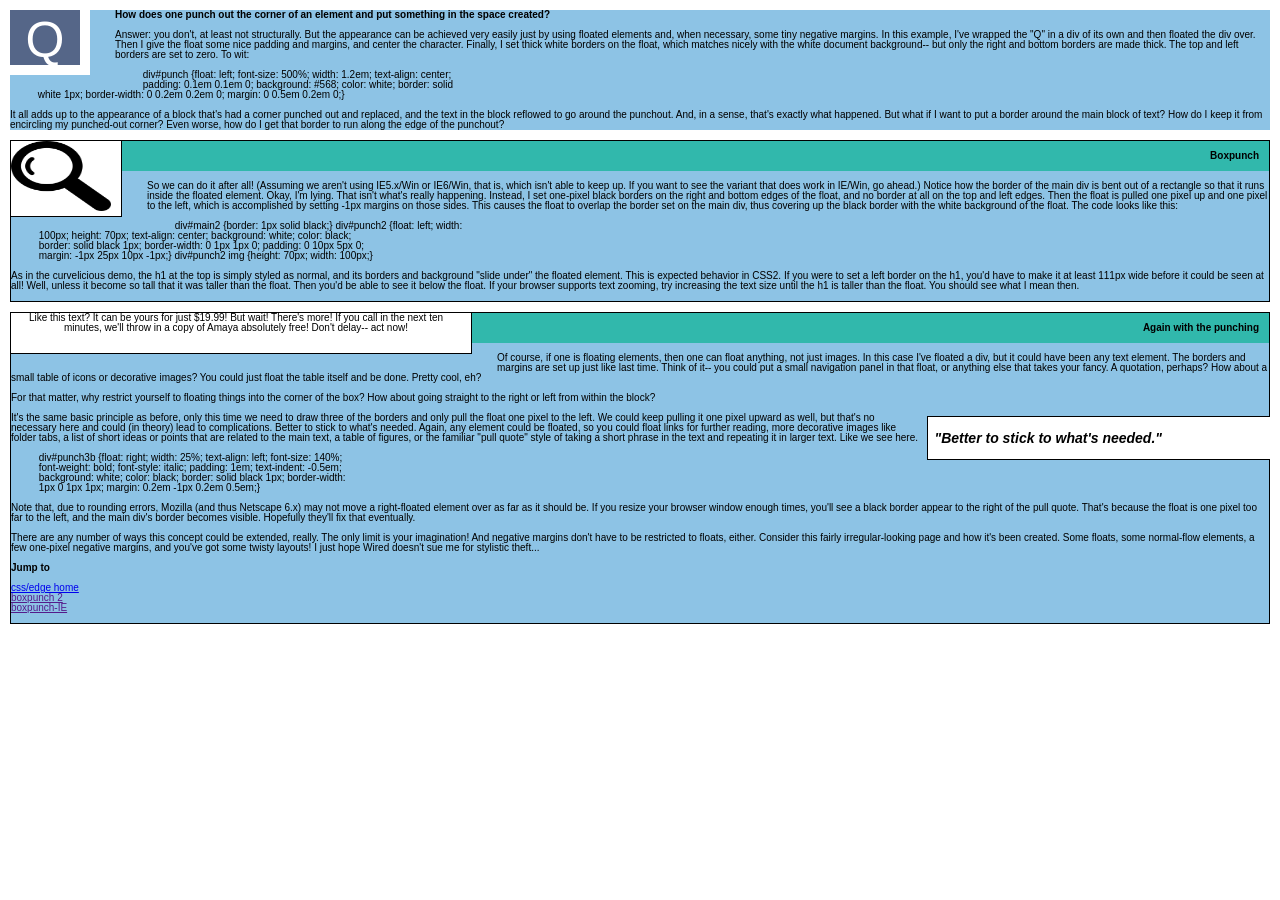
<file: html5-css3/harjoitus1/index.html>
<!DOCTYPE html>
<html lang="en">
  <head>
    <meta charset="UTF-8" />
    <meta http-equiv="X-UA-Compatible" content="IE=edge" />
    <meta name="viewport" content="width=device-width, initial-scale=1.0" />
    <title>Three Boxes</title>
    <link rel="stylesheet" href="./reset.css" />
    <link rel="stylesheet" href="./layout.css" />
  </head>
  <body>
    <section id="top">
      <span id="punch">Q</span>
      <h1>
        How does one punch out the corner of an element and put something in the
        space created?
      </h1>
      <p>
        Answer: you don't, at least not structurally. But the appearance can be
        achieved very easily just by using floated elements and, when necessary,
        some tiny negative margins. In this example, I've wrapped the "Q" in a
        div of its own and then floated the div over. Then I give the float some
        nice padding and margins, and center the character. Finally, I set thick
        white borders on the float, which matches nicely with the white document
        background-- but only the right and bottom borders are made thick. The
        top and left borders are set to zero. To wit:
      </p>
      <pre>
          div#punch {float: left; font-size: 500%; width: 1.2em; text-align: center;
          padding: 0.1em 0.1em 0; background: #568; color: white; border: solid
          white 1px; border-width: 0 0.2em 0.2em 0; margin: 0 0.5em 0.2em 0;}</pre
      >
      <p>
        It all adds up to the appearance of a block that's had a corner punched
        out and replaced, and the text in the block reflowed to go around the
        punchout. And, in a sense, that's exactly what happened. But what if I
        want to put a border around the main block of text? How do I keep it
        from encircling my punched-out corner? Even worse, how do I get that
        border to run along the edge of the punchout?
      </p>
    </section>
    <section class="border-section">
      <figure>
        <img
          src="../kokeilua/images/suurennuslasi.png"
          alt="suurennuslasi-kuva"
          id="suurennuslasi"
        />
      </figure>

      <h1 class="ylapalkki">Boxpunch</h1>
      <p>
        So we can do it after all! (Assuming we aren't using IE5.x/Win or
        IE6/Win, that is, which isn't able to keep up. If you want to see the
        variant that does work in IE/Win, go ahead.) Notice how the border of
        the main div is bent out of a rectangle so that it runs inside the
        floated element. Okay, I'm lying. That isn't what's really happening.
        Instead, I set one-pixel black borders on the right and bottom edges of
        the float, and no border at all on the top and left edges. Then the
        float is pulled one pixel up and one pixel to the left, which is
        accomplished by setting -1px margins on those sides. This causes the
        float to overlap the border set on the main div, thus covering up the
        black border with the white background of the float. The code looks like
        this:
      </p>
      <pre>
          div#main2 {border: 1px solid black;} div#punch2 {float: left; width:
          100px; height: 70px; text-align: center; background: white; color: black;
          border: solid black 1px; border-width: 0 1px 1px 0; padding: 0 10px 5px 0;
          margin: -1px 25px 10px -1px;} div#punch2 img {height: 70px; width: 100px;}</pre
      >
      <p>
        As in the curvelicious demo, the h1 at the top is simply styled as
        normal, and its borders and background "slide under" the floated
        element. This is expected behavior in CSS2. If you were to set a left
        border on the h1, you'd have to make it at least 111px wide before it
        could be seen at all! Well, unless it become so tall that it was taller
        than the float. Then you'd be able to see it below the float. If your
        browser supports text zooming, try increasing the text size until the h1
        is taller than the float. You should see what I mean then.
      </p>
    </section>
    <section class="border-section">
      <p id="p-float">
        Like this text? It can be yours for just $19.99! But wait! There's more!
        If you call in the next ten minutes, we'll throw in a copy of Amaya
        absolutely free! Don't delay-- act now!
      </p>
      <h2 class="ylapalkki">Again with the punching</h2>
      <p>
        Of course, if one is floating elements, then one can float anything, not
        just images. In this case I've floated a div, but it could have been any
        text element. The borders and margins are set up just like last time.
        Think of it-- you could put a small navigation panel in that float, or
        anything else that takes your fancy. A quotation, perhaps? How about a
        small table of icons or decorative images? You could just float the
        table itself and be done. Pretty cool, eh?
      </p>

      <p>
        For that matter, why restrict yourself to floating things into the
        corner of the box? How about going straight to the right or left from
        within the block?
      </p>
      <p id="kommentti">"Better to stick to what's needed."</p>
      <p>
        It's the same basic principle as before, only this time we need to draw
        three of the borders and only pull the float one pixel to the left. We
        could keep pulling it one pixel upward as well, but that's no necessary
        here and could (in theory) lead to complications. Better to stick to
        what's needed. Again, any element could be floated, so you could float
        links for further reading, more decorative images like folder tabs, a
        list of short ideas or points that are related to the main text, a table
        of figures, or the familiar "pull quote" style of taking a short phrase
        in the text and repeating it in larger text. Like we see here.
      </p>
      <pre>
          div#punch3b {float: right; width: 25%; text-align: left; font-size: 140%;
          font-weight: bold; font-style: italic; padding: 1em; text-indent: -0.5em;
          background: white; color: black; border: solid black 1px; border-width:
          1px 0 1px 1px; margin: 0.2em -1px 0.2em 0.5em;}</pre
      >
      <p>
        Note that, due to rounding errors, Mozilla (and thus Netscape 6.x) may
        not move a right-floated element over as far as it should be. If you
        resize your browser window enough times, you'll see a black border
        appear to the right of the pull quote. That's because the float is one
        pixel too far to the left, and the main div's border becomes visible.
        Hopefully they'll fix that eventually.
      </p>
      <p>
        There are any number of ways this concept could be extended, really. The
        only limit is your imagination! And negative margins don't have to be
        restricted to floats, either. Consider this fairly irregular-looking
        page and how it's been created. Some floats, some normal-flow elements,
        a few one-pixel negative margins, and you've got some twisty layouts! I
        just hope Wired doesn't sue me for stylistic theft...
      </p>
      <h3>Jump to</h3>
      <ul>
        <li>
          <a href="#top">css/edge home</a>
        </li>
        <li><a href="">boxpunch 2</a></li>
        <li><a href="">boxpunch-IE</a></li>
      </ul>
    </section>
  </body>
</html>
</file>
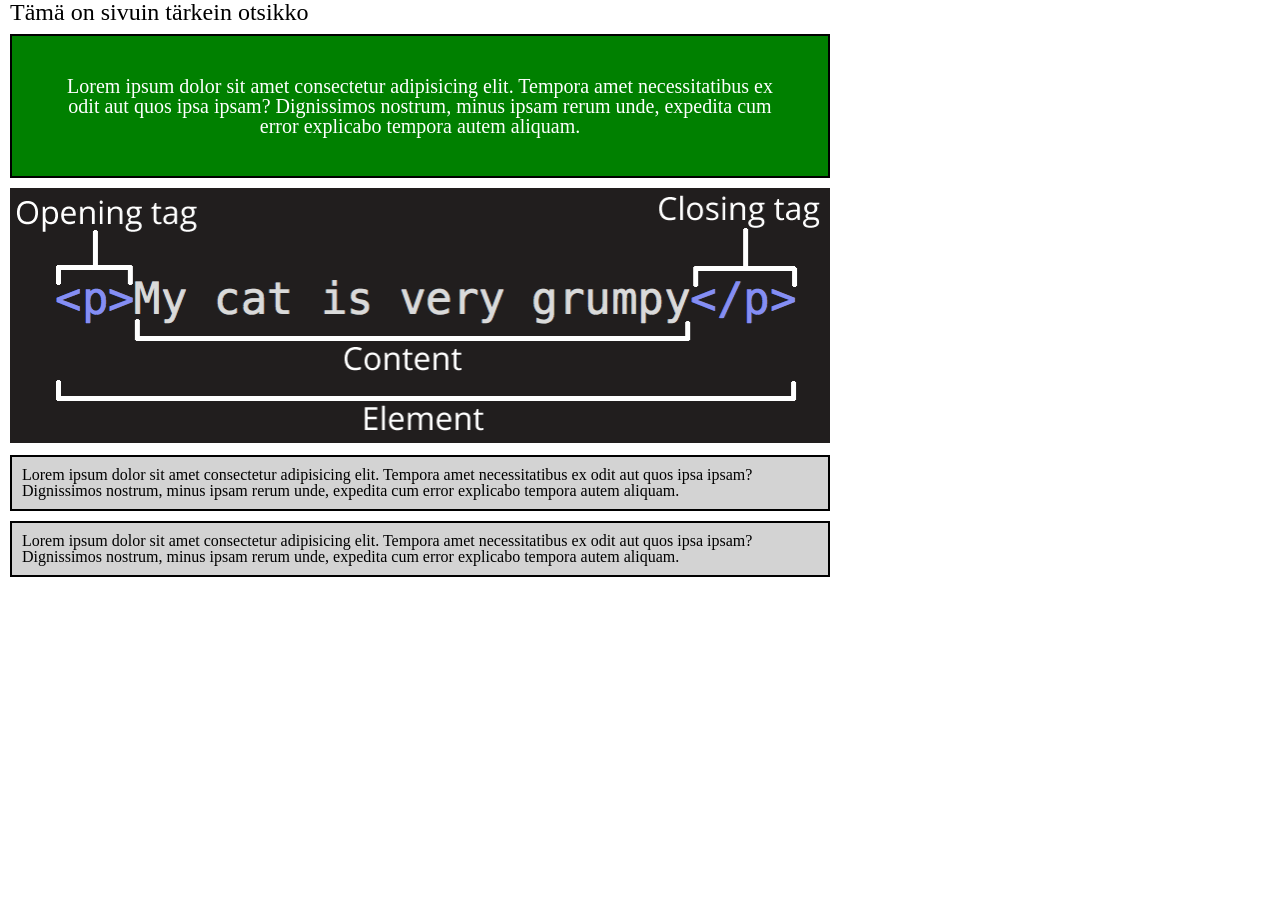
<file: html5-css3/kokeilua/index.html>
<!DOCTYPE html>
<html lang="en">
  <head>
    <meta charset="UTF-8" />
    <meta http-equiv="X-UA-Compatible" content="IE=edge" />
    <meta name="viewport" content="width=device-width, initial-scale=1.0" />
    <title>Kokeilua</title>
    <style>
      /* http://meyerweb.com/eric/tools/css/reset/ 
   v2.0 | 20110126
   License: none (public domain)
*/

      html,
      body,
      div,
      span,
      applet,
      object,
      iframe,
      h1,
      h2,
      h3,
      h4,
      h5,
      h6,
      p,
      blockquote,
      pre,
      a,
      abbr,
      acronym,
      address,
      big,
      cite,
      code,
      del,
      dfn,
      em,
      img,
      ins,
      kbd,
      q,
      s,
      samp,
      small,
      strike,
      strong,
      sub,
      sup,
      tt,
      var,
      b,
      u,
      i,
      center,
      dl,
      dt,
      dd,
      ol,
      ul,
      li,
      fieldset,
      form,
      label,
      legend,
      table,
      caption,
      tbody,
      tfoot,
      thead,
      tr,
      th,
      td,
      article,
      aside,
      canvas,
      details,
      embed,
      figure,
      figcaption,
      footer,
      header,
      hgroup,
      menu,
      nav,
      output,
      ruby,
      section,
      summary,
      time,
      mark,
      audio,
      video {
        margin: 0;
        padding: 0;
        border: 0;
        font-size: 100%;
        font: inherit;
        vertical-align: baseline;
      }
      /* HTML5 display-role reset for older browsers */
      article,
      aside,
      details,
      figcaption,
      figure,
      footer,
      header,
      hgroup,
      menu,
      nav,
      section {
        display: block;
      }
      body {
        line-height: 1;
      }
      ol,
      ul {
        list-style: none;
      }
      blockquote,
      q {
        quotes: none;
      }
      blockquote:before,
      blockquote:after,
      q:before,
      q:after {
        content: "";
        content: none;
      }

      table {
        border-collapse: collapse;
        border-spacing: 0;
      }

      /* Tästä alkavat omat säännöt*/
      html {
        font-size: 62.5%; /* 62.5% x 16px = 10px */
      }

      body {
        max-width: 820px;
        margin-left: 1rem;
        animation: bodyanimation 3s ease-in-out;
      }

      @keyframes bodyanimation {
        0% {
          opacity: 0;
          transform: translateX(100px);
        }
        100% {
          opacity: 1;
          transform: translateY(0px);
        }
      }

      h1 {
        font-size: 2.4rem;
        margin-bottom: 1rem;
      }

      p {
        font-size: 1.6rem;
        margin-bottom: 1rem;
        background-color: lightgray;
        padding: 1rem;
        border: 2px solid black;
      }

      #green {
        background-color: green;
        color: white;
        padding: 4rem;
        font-size: 2rem;
        text-align: center;
      }

      figure {
        display: block;
        margin-bottom: 1rem;
      }

      figure img {
        max-width: 100%;
      }
    </style>
  </head>
  <body>
    <h1>Tämä on sivuin tärkein otsikko</h1>
    <p id="green">
      Lorem ipsum dolor sit amet consectetur adipisicing elit. Tempora amet
      necessitatibus ex odit aut quos ipsa ipsam? Dignissimos nostrum, minus
      ipsam rerum unde, expedita cum error explicabo tempora autem aliquam.
    </p>
    <figure>
      <a href="./images/html-tag.png" target="_blank">
        <img src="./images/html-tag.png" alt="cat is very grumpy" />
      </a>
    </figure>
    <p>
      Lorem ipsum dolor sit amet consectetur adipisicing elit. Tempora amet
      necessitatibus ex odit aut quos ipsa ipsam? Dignissimos nostrum, minus
      ipsam rerum unde, expedita cum error explicabo tempora autem aliquam.
    </p>
    <p>
      Lorem ipsum dolor sit amet consectetur adipisicing elit. Tempora amet
      necessitatibus ex odit aut quos ipsa ipsam? Dignissimos nostrum, minus
      ipsam rerum unde, expedita cum error explicabo tempora autem aliquam.
    </p>
  </body>
</html>
</file>
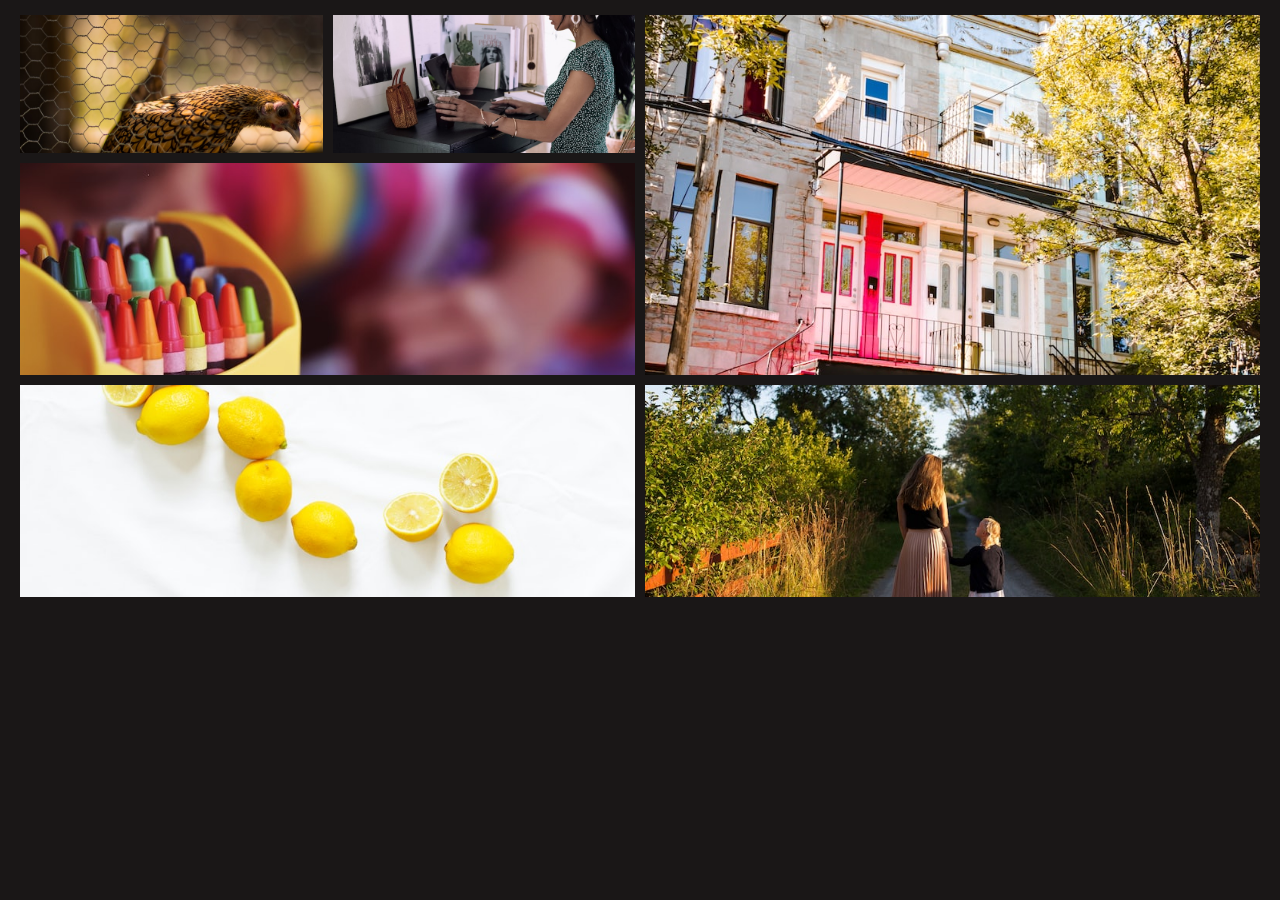
<file: html5-css3/kuvaesitys-gridilla/index.html>
<!DOCTYPE html>
<html lang="en">
  <head>
    <meta charset="UTF-8" />
    <meta http-equiv="X-UA-Compatible" content="IE=edge" />
    <meta name="viewport" content="width=device-width, initial-scale=1.0" />
    <title>Kuvaesitys gridillä</title>
    <link rel="stylesheet" href="./reset.css" />
    <link rel="stylesheet" href="./layout.css" />
  </head>
  <body>
    <section class="gallery">
      <figure class="gallery__item gallery__item--1">
        <img
          src="./images/photo-1623877110663-41e93673b447.jpeg"
          class="gallery__img"
          alt="Image 1"
        />
      </figure>
      <figure class="gallery__item gallery__item--2">
        <img
          src="./images/photo-1551908208-cfc1c27e8e8e.jpeg"
          class="gallery__img"
          alt="Image 2"
        />
      </figure>
      <figure class="gallery__item gallery__item--3">
        <img
          src="./images/photo-1607966488728-586ee1dd5491.jpeg"
          class="gallery__img"
          alt="Image 3"
        />
      </figure>
      <figure class="gallery__item gallery__item--4">
        <img
          src="./images/photo-1453749024858-4bca89bd9edc.jpeg"
          class="gallery__img"
          alt="Image 4"
        />
      </figure>
      <figure class="gallery__item gallery__item--5">
        <img
          src="./images/photo-1454944338482-a69bb95894af.jpeg"
          class="gallery__img"
          alt="Image 5"
        />
      </figure>
      <figure class="gallery__item gallery__item--6">
        <img
          src="./images/photo-1444681179373-730055ddc7b6.jpeg"
          class="gallery__img"
          alt="Image 6"
        />
      </figure>
    </section>
  </body>
</html>
</file>
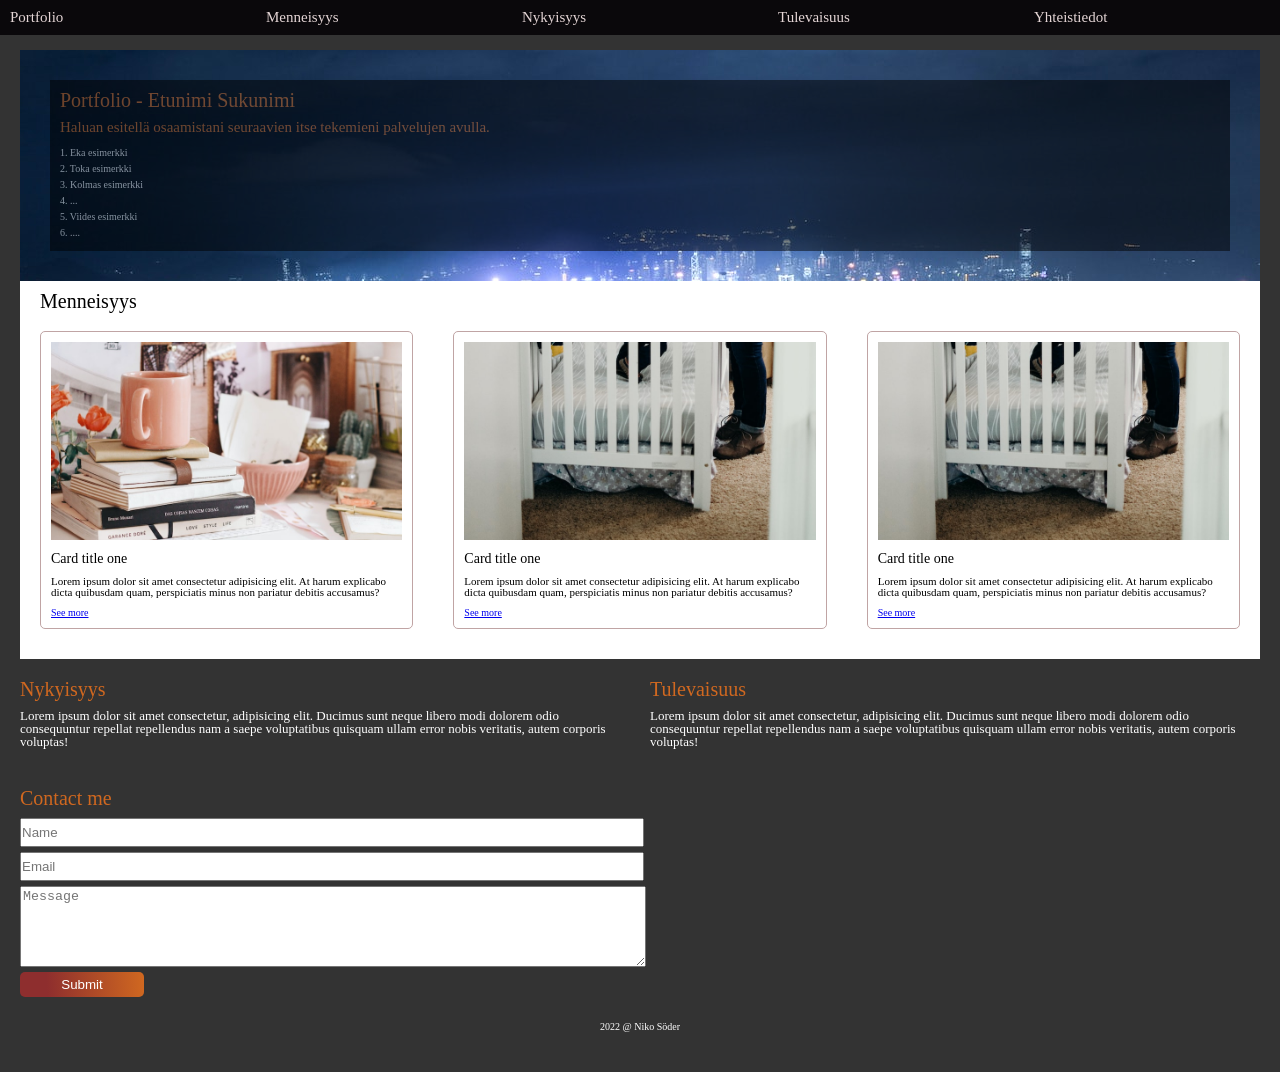
<file: html5-css3/one-page-site/index.html>
<!DOCTYPE html>
<html lang="en">
  <head>
    <meta charset="UTF-8" />
    <meta http-equiv="X-UA-Compatible" content="IE=edge" />
    <meta name="viewport" content="width=device-width, initial-scale=1.0" />
    <title>One page site</title>
    <link rel="stylesheet" href="./reset.css" />
    <link rel="stylesheet" href="./layout.css" />
  </head>
  <body>
    <nav class="navigation">
      <ul>
        <li><a href="#">Portfolio</a></li>
        <li><a href="#">Menneisyys</a></li>
        <li><a href="#">Nykyisyys</a></li>
        <li><a href="#">Tulevaisuus</a></li>
        <li><a href="#">Yhteistiedot</a></li>
      </ul>
    </nav>
    <main class="wrapper">
        <section class="first-section">
          <section class="introduction">
            <h1>Portfolio - Etunimi Sukunimi</h1>
            <h2>
              Haluan esitellä osaamistani seuraavien itse tekemieni palvelujen
              avulla.
            </h2>
            <ul>
              <li>1. Eka esimerkki</li>
              <li>2. Toka esimerkki</li>
              <li>3. Kolmas esimerkki</li>
              <li>4. ...</li>
              <li>5. Viides esimerkki</li>
              <li>6. ....</li>
            </ol>
          </section>
        
        </section>
        <section class="second-section">
            <h1>Menneisyys</h1>
            <div class="card-container">
                <article>
                    <figure>
                        <img src="./images/photo-1526566762798-8fac9c07aa98.jpeg" alt="card title">
                    </figure>
                    <h2>Card title one</h2>
                    <p>Lorem ipsum dolor sit amet consectetur adipisicing elit. At harum explicabo dicta quibusdam quam,
                        perspiciatis minus non pariatur debitis accusamus?
                    </p>
                    <a href="#">See more</a>
                </article>
                <article>
                    <figure>
                        <img src="./images/photo-1547175116-94c24f0c4b09.jpeg" alt="card title">
                    </figure>
                    <h2>Card title one</h2>
                    <p>Lorem ipsum dolor sit amet consectetur adipisicing elit. At harum explicabo dicta quibusdam quam,
                        perspiciatis minus non pariatur debitis accusamus?
                    </p>
                    <a href="#">See more</a>
                </article>
                <article>
                    <figure>
                        <img src="./images/photo-1547175116-94c24f0c4b09.jpeg" alt="card title">
                    </figure>
                    <h2>Card title one</h2>
                    <p>Lorem ipsum dolor sit amet consectetur adipisicing elit. At harum explicabo dicta quibusdam quam,
                        perspiciatis minus non pariatur debitis accusamus?
                    </p>
                    <a href="#">See more</a>
                </article>
            </div>
        
        </section>
        <section class="now-future-wrapper">
            <section class="third-section">
                <h1>Nykyisyys</h1>
                <p>Lorem ipsum dolor sit amet consectetur, adipisicing elit. Ducimus sunt
                     neque libero modi dolorem odio consequuntur repellat repellendus
                     nam a saepe voluptatibus quisquam ullam error nobis veritatis,
                     autem corporis voluptas!
                </p>
            </section>
            <section class="fourth-section">
                <h1>Tulevaisuus</h1>
                <p>Lorem ipsum dolor sit amet consectetur, adipisicing elit. Ducimus sunt
                     neque libero modi dolorem odio consequuntur repellat repellendus
                     nam a saepe voluptatibus quisquam ullam error nobis veritatis,
                     autem corporis voluptas!
                </p>
            </section>
        </section>
        <section class="fifth-section">
            <h1>Contact me</h1>
            <form action="#">
                <input type="text" placeholder="Name">
                <input type="email" placeholder="Email">
                <textarea name="" id="" cols="5" rows="5" placeholder="Message"></textarea>
                <input type="submit" id="submit-input">
            </form>
        </section>
        <footer>
            <p>2022 @ Niko Söder</p>
        </footer>
    </main>
  </body>
</html>
</file>
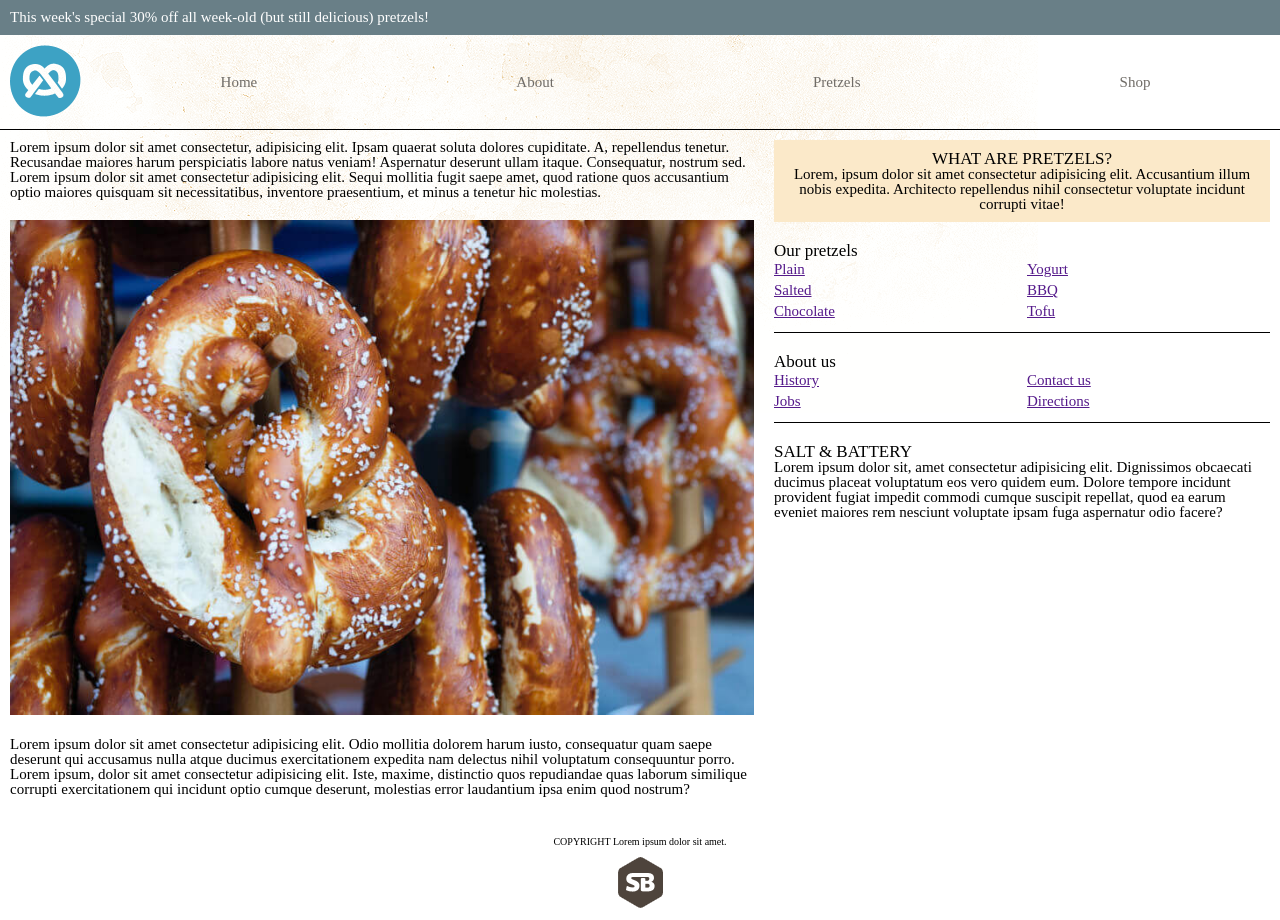
<file: html5-css3/pretzel/index.html>
<!DOCTYPE html>
<html lang="en">
  <head>
    <meta charset="UTF-8" />
    <meta http-equiv="X-UA-Compatible" content="IE=edge" />
    <meta name="viewport" content="width=device-width, initial-scale=1.0" />
    <link rel="stylesheet" href="./reset.css" />
    <link rel="stylesheet" href="./layout.css" />
    <title>Pretzel</title>
  </head>
  <body>
    <header id="special">
      <p>
        This week's special 30% off all week-old (but still delicious) pretzels!
      </p>
    </header>
    <div id="wrapper">
      <header class="header-nav">
        <figure>
          <img src="./images/logo-mark.png" alt="" />
        </figure>
        <nav>
          <ul>
            <li><a href="">Home</a></li>
            <li><a href="">About</a></li>
            <li><a href="">Pretzels</a></li>
            <li><a href="">Shop</a></li>
          </ul>
        </nav>
      </header>
      <section class="desktop-container">
        <section id="main">
          <p>
            Lorem ipsum dolor sit amet consectetur, adipisicing elit. Ipsam
            quaerat soluta dolores cupiditate. A, repellendus tenetur.
            Recusandae maiores harum perspiciatis labore natus veniam!
            Aspernatur deserunt ullam itaque. Consequatur, nostrum sed.
          </p>
          <p>
            Lorem ipsum dolor sit amet consectetur adipisicing elit. Sequi
            mollitia fugit saepe amet, quod ratione quos accusantium optio
            maiores quisquam sit necessitatibus, inventore praesentium, et minus
            a tenetur hic molestias.
          </p>
          <figure>
            <img src="./images/pretzels.jpeg" alt="" />
          </figure>
          <p>
            Lorem ipsum dolor sit amet consectetur adipisicing elit. Odio
            mollitia dolorem harum iusto, consequatur quam saepe deserunt qui
            accusamus nulla atque ducimus exercitationem expedita nam delectus
            nihil voluptatum consequuntur porro.
          </p>
          <p>
            Lorem ipsum, dolor sit amet consectetur adipisicing elit. Iste,
            maxime, distinctio quos repudiandae quas laborum similique corrupti
            exercitationem qui incidunt optio cumque deserunt, molestias error
            laudantium ipsa enim quod nostrum?
          </p>
        </section>
        <aside id="sidebar">
          <div id="callout">
            <h2>WHAT ARE PRETZELS?</h2>
            <p>
              Lorem, ipsum dolor sit amet consectetur adipisicing elit.
              Accusantium illum nobis expedita. Architecto repellendus nihil
              consectetur voluptate incidunt corrupti vitae!
            </p>
          </div>
          <h2>Our pretzels</h2>
          <ul>
            <li><a href="">Plain</a></li>
            <li><a href="">Salted</a></li>
            <li><a href="">Chocolate</a></li>
            <li><a href="">Yogurt</a></li>
            <li><a href="">BBQ</a></li>
            <li><a href="">Tofu</a></li>
          </ul>
          <h2>About us</h2>
          <ul>
            <li><a href="">History</a></li>
            <li><a href="">Jobs</a></li>
            <li><a href="">Contact us</a></li>
            <li><a href="">Directions</a></li>
          </ul>
          <h2>SALT & BATTERY</h2>
          <p>
            Lorem ipsum dolor sit, amet consectetur adipisicing elit.
            Dignissimos obcaecati ducimus placeat voluptatum eos vero quidem
            eum. Dolore tempore incidunt provident fugiat impedit commodi cumque
            suscipit repellat, quod ea earum eveniet maiores rem nesciunt
            voluptate ipsam fuga aspernatur odio facere?
          </p>
        </aside>
      </section>
      <footer>
        <div>
          <p>COPYRIGHT Lorem ipsum dolor sit amet.</p>
        </div>
        <figure>
          <img src="./images/sb-black.png" alt="" />
        </figure>
      </footer>
    </div>
  </body>
</html>
</file>
<file: html5-css3/harjoitus1/layout.css>
html {
  font-size: 62.5%;
}

body {
  font-family: Arial, Helvetica, sans-serif;
  padding: 1rem;
}

section {
  background-color: rgb(141, 195, 229);
  margin-bottom: 1rem;
}

.border-section {
  border: 1px solid black;
}

#punch {
  float: left;
  font-size: 500%;
  width: 1.2em;
  text-align: center;
  padding: 0.1em 0.1em 0;
  background-color: #568;
  color: white;
  border: 1px solid white;
  border-width: 0 0.2em 0.2em 0;
  margin: 0 0.5em 0.2em 0;
}

h1,
p,
pre,
h2,
h3,
ul {
  margin-bottom: 1rem;
}

figure {
  width: 100px;
}

#suurennuslasi {
  border: 1px solid black;
  float: left;
  width: 100px;
  height: 70px;
  text-align: center;
  background: white;
  color: black;
  border: solid black 1px;
  border-width: 1px;
  padding: 0 10px 5px 0;
  margin: -1px 25px 10px -1px;
  max-width: 100%;
}

h1,
h2,
h3 {
  font-weight: bold;
}

.ylapalkki {
  background-color: rgb(49, 184, 172);
  text-align: right;
  padding: 1rem;
}

#p-float {
  border: 1px solid black;
  float: left;
  width: 450px;
  height: 40px;
  text-align: center;
  background: white;
  color: black;
  border: solid black 1px;
  border-width: 1px;
  padding: 0 10px 0 0;
  margin: -1px 25px 10px -1px;
  /*max-width: 100%;*/
}

#kommentti {
  float: right;
  width: 25%;
  text-align: left;
  font-size: 140%;
  font-weight: bold;
  font-style: italic;
  padding: 1em;
  text-indent: -0.5em;
  background: white;
  color: black;
  border: solid black 1px;
  border-width: 1px 0 1px 1px;
  margin: 0.2em -1px 0.2em 0.5em;
}
</file>
<file: html5-css3/kuvaesitys-gridilla/layout.css>
html {
  font-size: 62.5%;
}

body {
  margin: 1.5rem 2rem 0 2rem;
  background-color: rgb(26, 23, 23);
}

.gallery {
  display: grid;
  grid-template-columns: repeat(8, 1fr);
  grid-template-rows: repeat(8, 5vw);
  grid-gap: 10px;
}

.gallery__img {
  width: 100%;
  height: 100%;
  object-fit: cover;
}

.gallery__item--1 {
  grid-column-start: 1;
  grid-column-end: 3;
  grid-row-start: 1;
  grid-row-end: 3;
}

.gallery__item--2 {
  grid-column-start: 3;
  grid-column-end: 5;
  grid-row-start: 1;
  grid-row-end: 3;
}

.gallery__item--3 {
  grid-column-start: 5;
  grid-column-end: 9;
  grid-row-start: 1;
  grid-row-end: 6;
}

.gallery__item--4 {
  grid-column-start: 1;
  grid-column-end: 5;
  grid-row-start: 3;
  grid-row-end: 6;
}

.gallery__item--5 {
  grid-column-start: 1;
  grid-column-end: 5;
  grid-row-start: 6;
  grid-row-end: 9;
}

.gallery__item--6 {
  grid-column-start: 5;
  grid-column-end: 9;
  grid-row-start: 6;
  grid-row-end: 9;
}

@media only screen and (min-width: 426px) {
  /* .gallery {
    display: grid;
    grid-template-columns: repeat(8, 1fr);
    grid-template-rows: repeat(8, 5vw);
    grid-gap: 10px;
  } */
}
</file>
<file: html5-css3/one-page-site/layout.css>
html {
  font-size: 62.5%;
}

/* MOBILE VIEW */

/* NAVIGATION */

.navigation {
  position: fixed;
  width: 100%;
  top: 0;
  left: 0;
  z-index: 10;
  background-color: #0a080b;
}

.navigation ul {
  display: flex;
  flex-direction: row;
}

.navigation ul li {
  padding: 1rem;
  width: 20%;
}
.navigation ul li a {
  color: white;
  text-decoration: none;
  font-size: 1rem;
}

.wrapper {
  background-color: #333333;
  padding: 2rem;
}

/* FIRST SECTION */

.first-section {
  /* max-width: 100%; */
  background-image: url("./images/photo-1500044665215-c59c69c95402.jpeg");
  background-repeat: no-repeat;
  margin-top: 3rem;
  padding: 3rem;
}

.introduction {
  background-color: black;
  opacity: 0.5;
  padding: 1rem;
}

.introduction h1 {
  font-size: 2rem;
  color: #d06820;
  margin-bottom: 1rem;
}
.introduction h2 {
  font-size: 1.5rem;
  color: #d06820;
  margin-bottom: 1rem;
}

.introduction ul li {
  color: white;
  padding: 0.3rem 0 0.3rem 0;
}

/* SECOND SECTION */

.second-section {
  background-color: white;
  margin-bottom: 2rem;
  padding-bottom: 1rem;
}

.second-section h1 {
  margin: 0 0 0 2rem;
  padding: 1rem 0 0 0;
  font-size: 2rem;
}

.card-container article {
  padding: 1rem;
  border: 1px solid rgb(192, 164, 164);
  margin: 2rem;
  border-radius: 5px;
}

.card-container article h2 {
  font-size: 1.4rem;
  margin: 1rem 0 1rem 0;
}

.card-container article p {
  font-size: 1.1rem;
  margin: 0 0 1rem 0;
}

.card-container article figure {
  display: block;
}

.card-container article figure img {
  max-width: 100%;
}

/* THIRD SECTION */

.third-section {
  margin-bottom: 2rem;
}

.third-section h1 {
  color: #d06820;
  font-size: 2rem;
  margin-bottom: 1rem;
}

.third-section p {
  color: white;
  font-size: 1.3rem;
}

/* FOURTH SECTION */

.fourth-section {
}

.fourth-section h1 {
  color: #d06820;
  font-size: 2rem;
  margin-bottom: 1rem;
}

.fourth-section p {
  color: white;
  font-size: 1.3rem;
}

/* FIFTH SECTION */

.fifth-section {
  margin: 2rem 0 0 0;
}

.fifth-section h1 {
  color: #d06820;
  font-size: 2rem;
  margin-bottom: 1rem;
}

.fifth-section form {
  display: flex;
  flex-direction: column;
}

form input {
  padding: 0.5rem 0 0.5rem 0;
}

form > * {
  margin-bottom: 0.5rem;
}

#submit-input {
  max-width: 20%;
  cursor: pointer;
  color: white;
  background: linear-gradient(
    86deg,
    rgba(142, 46, 46, 1) 22%,
    rgba(208, 104, 32, 1) 100%
  );
  border: none;
  border-radius: 5px;
}

#submit-input:hover {
  background: linear-gradient(
    86deg,
    rgb(159, 151, 151) 22%,
    rgb(68, 55, 46) 100%
  );
}

/* FOOTER */

footer {
  text-align: center;
  margin: 2rem 0 2rem 0;
}

footer p {
  color: white;
}

/* TABLET VIEW */
@media only screen and (min-width: 426px) {
}

/* DESKTOP VIEW */
@media only screen and (min-width: 726px) {
  .second-section .card-container {
    display: flex;
    flex-direction: row;
  }

  .now-future-wrapper {
    display: flex;
    flex-direction: row;
  }

  .third-section {
    margin-right: 2rem;
  }

  .navigation ul li a {
    font-size: 1.5rem;
    color: rgb(228, 213, 213);
  }

  #submit-input {
    max-width: 10%;
  }

  form > * {
    width: 50%;
  }
}
</file>
<file: html5-css3/pretzel/layout.css>
/* MOBILE VIEW */

html {
  font-size: 62.5%;
}

#special {
  background-color: #697f87;
}

#special p {
  font-size: 1.5rem;
  color: white;
  padding: 1rem;
}

#wrapper {
  background-image: url("./images/grunge.png");
  background-repeat: no-repeat;
}

.header-nav {
  display: flex;
  justify-content: center;
  align-items: center;
  flex-direction: column;
  border-bottom: 1px solid black;
}

.header-nav figure {
  margin: 1rem;
}

.header-nav nav {
}

.header-nav nav ul {
  display: flex;
  flex-direction: row;
}

.header-nav nav li {
  padding: 1rem;
}

.header-nav nav li a {
  text-decoration: none;
  font-size: 1.5rem;
  color: #706c67;
}

#main {
  padding: 1rem;
}

#main p {
  font-size: 1.5rem;
}

#main figure {
  display: block;
  margin: 2rem 0 2rem 0;
}

#main figure img {
  max-width: 100%;
}

/* Aside */

#sidebar {
  padding: 1rem;
}

#sidebar #callout {
  background-color: #fbe9c9;
  text-align: center;
  margin-bottom: 2rem;
  padding: 1rem;
}

#sidebar #callout h2 {
  font-size: 1.7rem;
}

#sidebar #callout p {
  font-size: 1.5rem;
}

#sidebar ul {
  column-count: 2;
  padding-bottom: 1rem;
  margin-bottom: 2rem;
  border-bottom: 1px solid black;
}

#sidebar ul li {
  padding: 0.3rem 0 0.3rem 0;
}

#sidebar ul li a {
  font-size: 1.5rem;
}

#sidebar h2 {
  font-size: 1.7rem;
}

#sidebar p {
  font-size: 1.5rem;
}

/* FOOTER */

footer {
  display: flex;
  flex-direction: column;
  justify-content: center;
  align-items: center;
  margin: 2rem 0 0 0;
  padding: 1rem 0 1rem 0;
}

footer figure {
  display: block;
  margin-top: 1rem;
}

footer figure img {
  max-width: 100%;
}

/* TABLET VIEW */
@media only screen and (min-width: 426px) {
  .header-nav {
    display: flex;
    /* justify-content: center;
    align-items: center; */
    flex-direction: row;
    justify-content: flex-start;
    /* border-bottom: 1px solid black; */
  }

  .header-nav nav {
    width: 100%;
  }

  .header-nav nav ul {
    justify-content: space-around;
    align-items: center;
  }

  .header-nav nav ul li {
  }
}

/* DESKTOP VIEW */
@media only screen and (min-width: 769px) {
  .desktop-container {
    display: flex;
    flex-direction: row;
  }

  #main {
    width: 60%;
  }

  #sidebar {
    width: 40%;
  }
}
</file>
